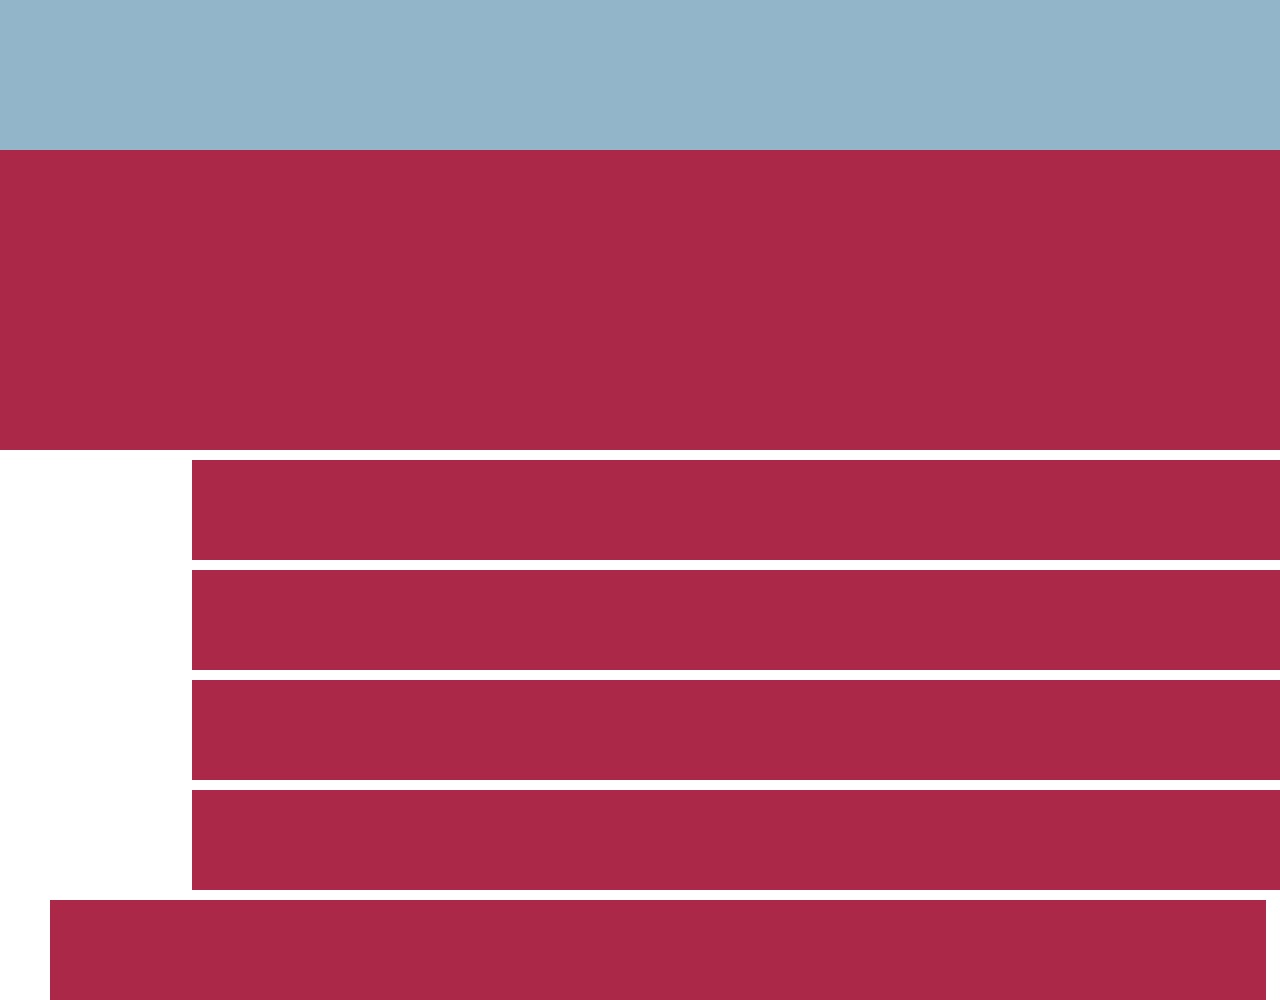
<file: hack_1/index.html>
<!DOCTYPE html>
<html lang="en">
<head>
    <meta charset="UTF-8">
    <meta name="viewport" content="width=device-width, initial-scale=1.0">
    <link rel="stylesheet" href="./style/reset.css" />
    <link rel="stylesheet" href="./style/style.css"/>
    <title>H-1</title>
</head>
<body>
    <div class="blue"></div>
    <div class="red"></div>

    <div class="minired"></div>
    <div class="minired"></div>
    <div class="minired"></div>
    <div class="minired"></div>

    <div class="centro"></div>


</body>
</html>
</file>
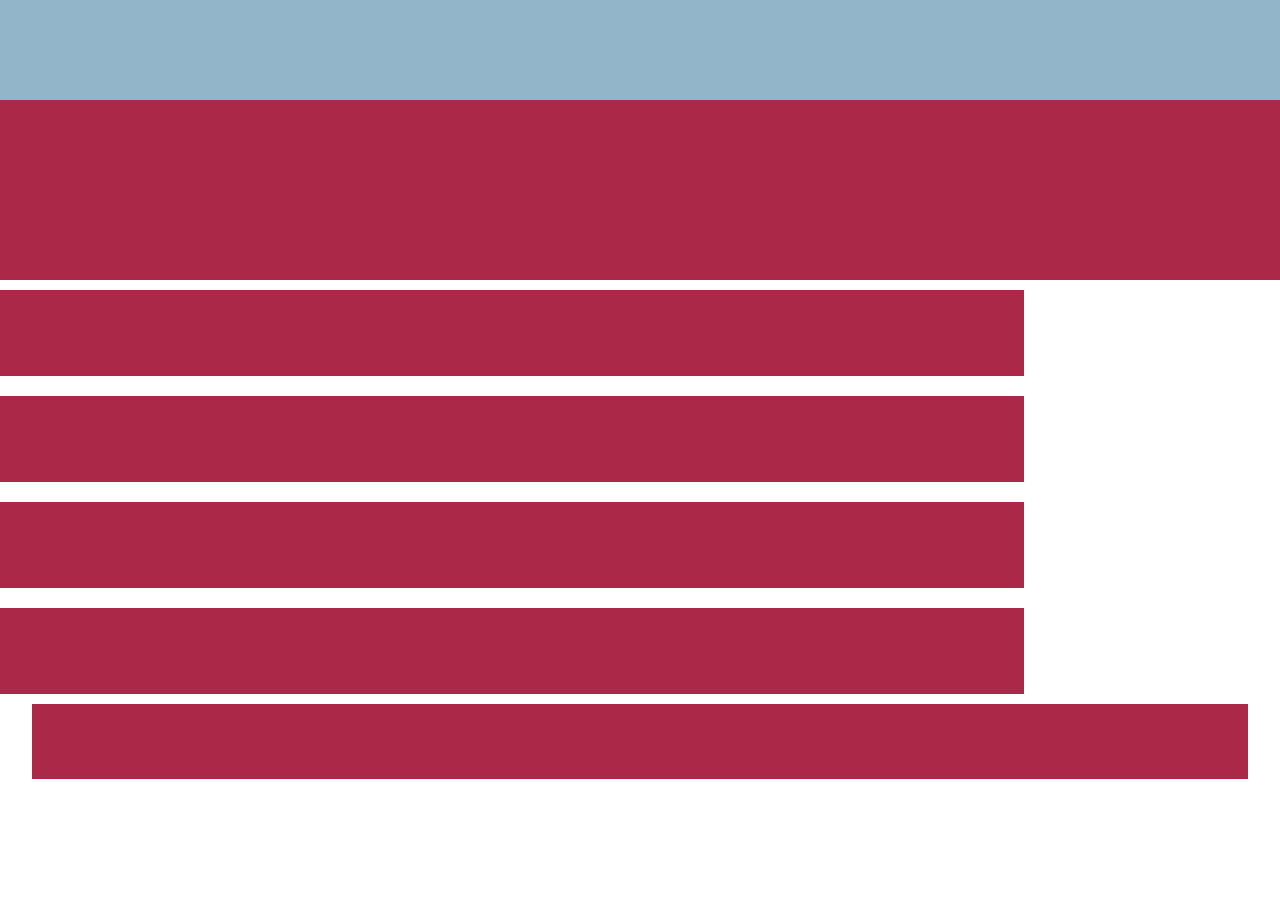
<file: hack_2/index.html>
<!DOCTYPE html>
<html lang="en">
<head>
    <meta charset="UTF-8">
    <meta name="viewport" content="width=device-width, initial-scale=1.0">
    <link rel="stylesheet" href="./style/reset.css"/>
    <link rel="stylesheet" href="./style/style.css"/>
    <title>H-1</title>
</head>
<body>
    <div class="blue"></div>
    <div class="red"></div>

    <div class="minired"></div>
    <div class="minired"></div>
    <div class="minired"></div>
    <div class="minired"></div>

    <div class="centro"></div>


</body>
</html>
</file>
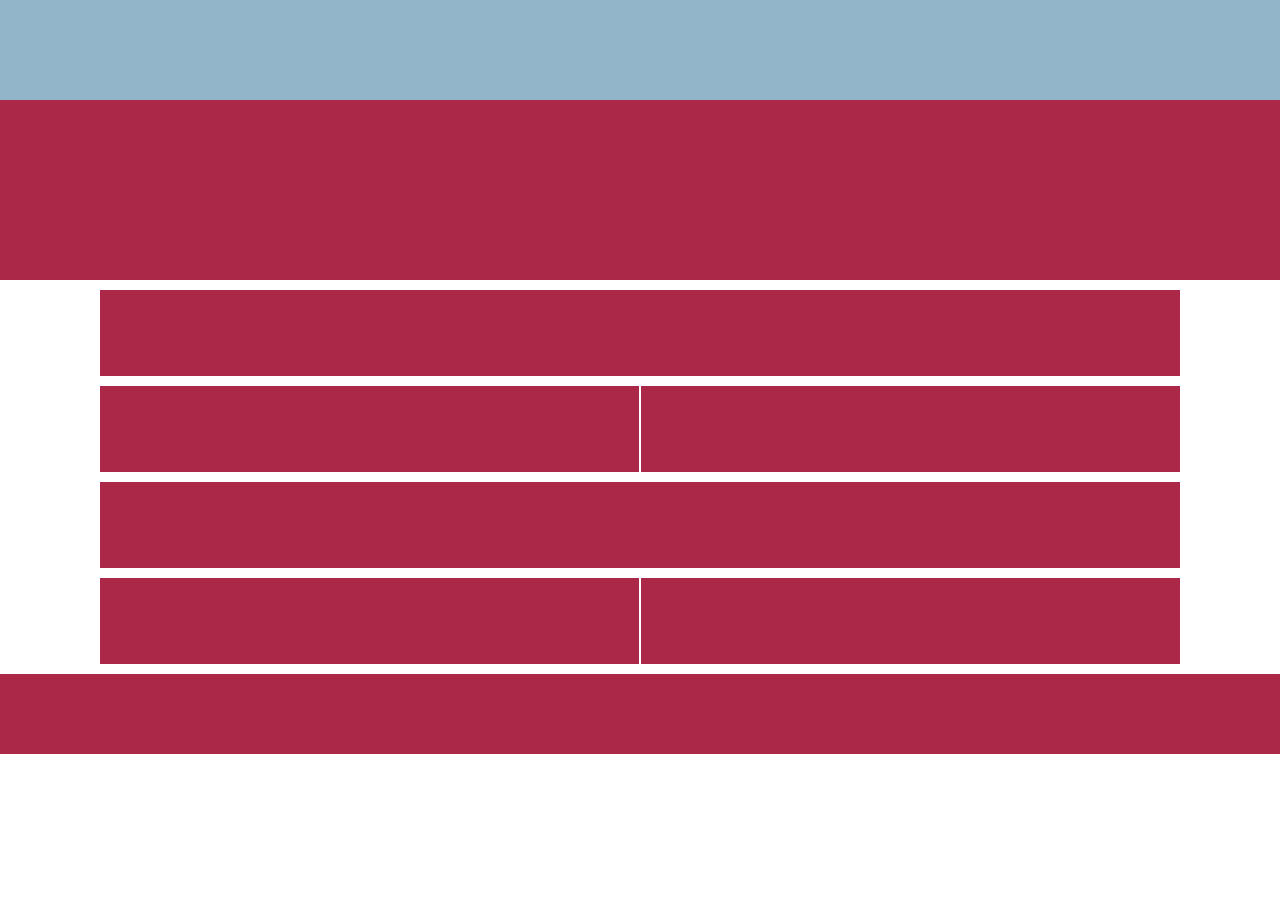
<file: hack_3/index.html>
<!DOCTYPE html>
<html lang="en">
<head>
    <meta charset="UTF-8">
    <meta name="viewport" content="width=device-width, initial-scale=1.0">
    <link rel="stylesheet" href="./style/reset.css" />
    <link rel="stylesheet" href="./style/style.css"/>
    <title>H-1</title>
</head>
<body>
    <div class="blue"></div>
    <div class="red"></div>

    <div class="minired"></div>
    <div class="contenedor">
        <div class="minired2"></div>
        <div class="minired2"></div>
    </div>
    <div class="minired"></div>
    <div class="contenedor">
        <div class="minired2"></div>
        <div class="minired2"></div>
    </div>

    <div class="centro"></div>


</body>
</html>
</file>
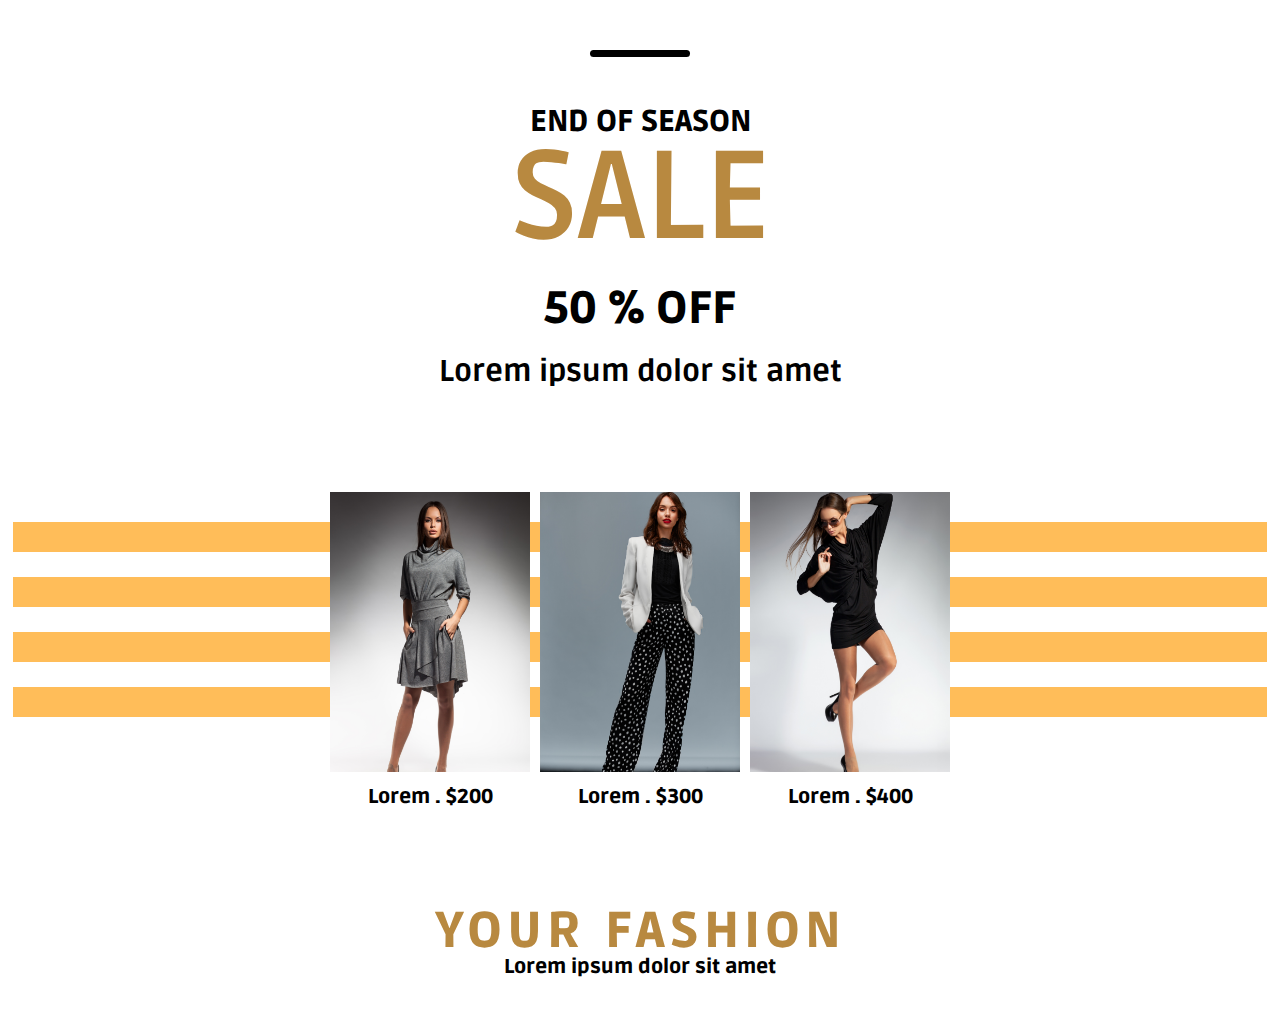
<file: hack_4/index.html>
<!DOCTYPE html>
<html lang="en">
<head>
    <meta charset="UTF-8">
    <meta name="viewport" content="width=device-width, initial-scale=1.0">
    <link href="https://fonts.googleapis.com/css2?family=Ruda:wght@400..900&display=swap" rel="stylesheet">
    <link rel="stylesheet" href="./style/reset.css"/>
    <link rel="stylesheet" href="./style/style.css"/>
    <title>H-4</title>
</head>
<body>
    <div class="linea"></div>
    <div class="eos">END OF SEASON</div>
    <div class="sale">SALE</div>
    <div class="descuento">50 % OFF</div>
    <div class="lorem">Lorem ipsum dolor sit amet</div>

    <div class="contenedor">
        <div class="lineacentral">
        <div class="lineas"></div>
        <div class="lineas"></div>
        <div class="lineas"></div>
        <div class="lineas"></div>
        </div>

        <div class="contenedorimagen">
            <div class="texto">
                <img class= "imagen" src="img/1.png">
                <p>Lorem . $200</p>
            </div>
            <div class="texto">
                <img class= "imagen" src="img/2.png">
                <p>Lorem . $300</p>
            </div>
            <div class="texto">
                <img class= "imagen" src="img/3.png">
                <p>Lorem . $400</p>
            </div>
        </div>

        
        <div class="yf">YOUR FASHION</div>
        <div class="lorem2">Lorem ipsum dolor sit amet</div>
        <div></div>
    </div>




</body>
</html>
</file>
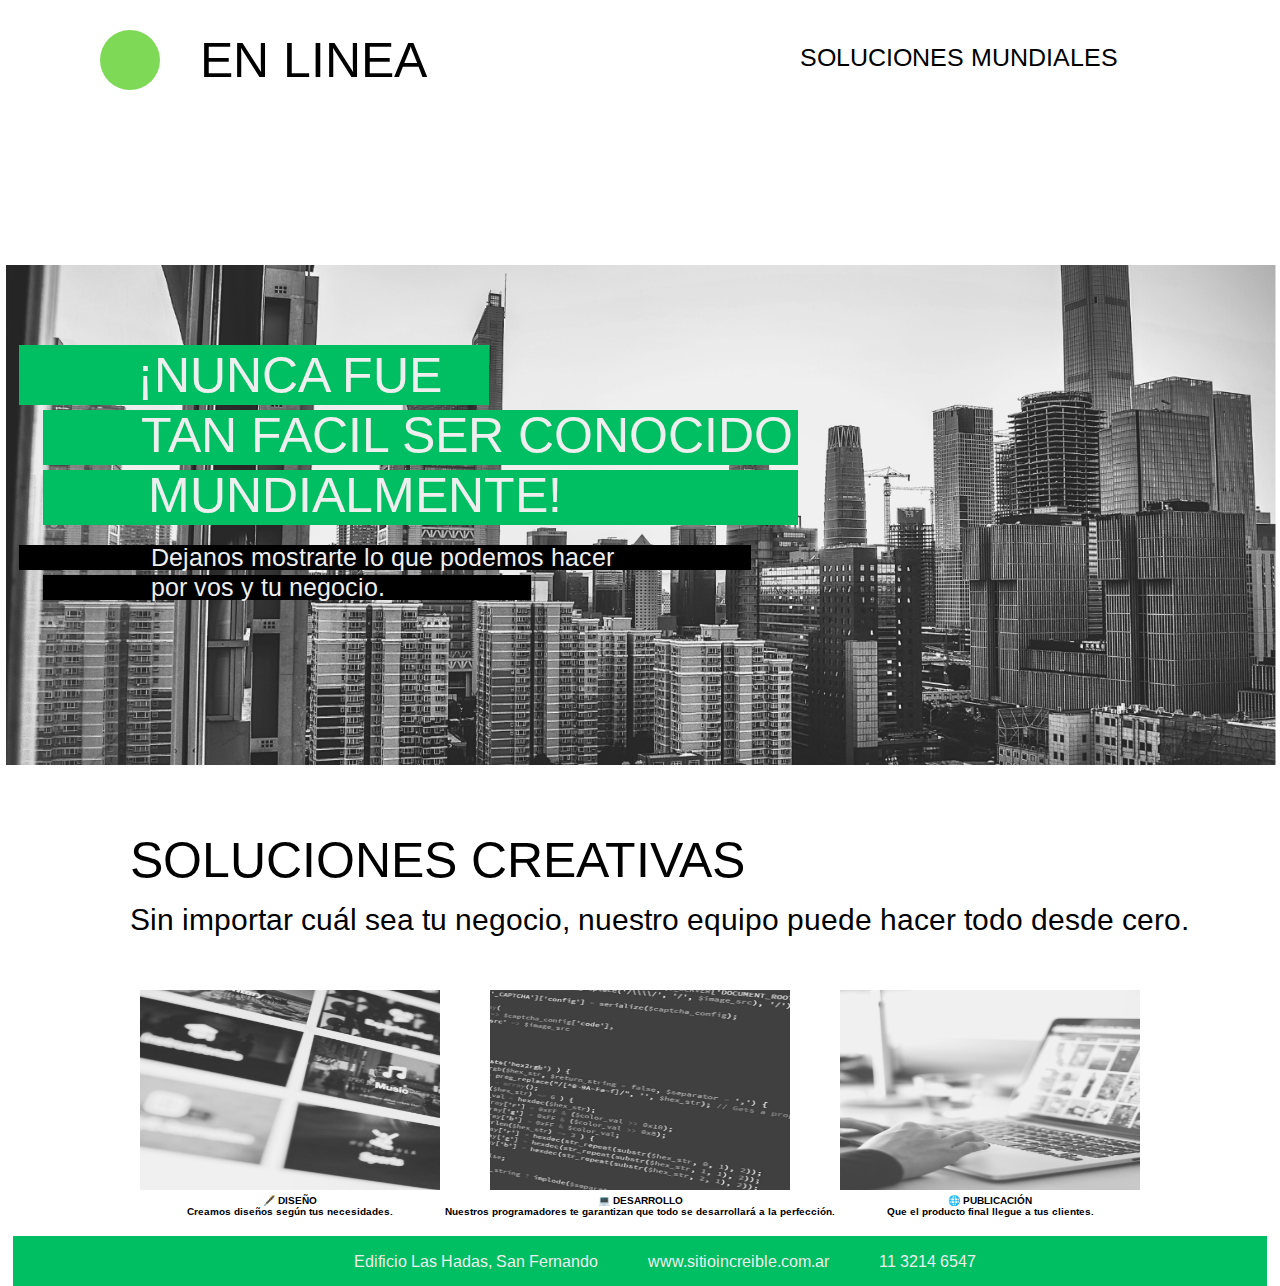
<file: hack_5/index.html>
<!DOCTYPE html>
<html lang="en">
<head>
    <meta charset="UTF-8">
    <meta name="viewport" content="width=device-width, initial-scale=1.0">
    <link href="https://fonts.googleapis.com/css2?family=Arimo:ital,wght@0,400..700;1,400..700&display=swap" rel="stylesheet">
    <link rel="stylesheet" href="./style/reset.css" />
    <link rel="stylesheet" href="./style/style.css"/>
    <title>H-5</title>
</head>
<body>
    <div class="barrainicio">
        <div class="punto"></div>
        <div class="el">EN LINEA</div>
        <div class="sm">SOLUCIONES MUNDIALES</div>
    </div>
    <div class="imagencentral">
        <div class="linea1">
                <div class="nf">¡NUNCA FUE</div>
            <div class="linea2">
                <div class="tfsc">TAN FACIL SER CONOCIDO</div>
            </div>
            <div class="linea3">
                <div class="mundialmente">MUNDIALMENTE!</div>
            </div>
            <div class="dm">Dejanos mostrarte lo que podemos hacer</div>
            <div class="dm2">por vos y tu negocio.</div>
        </div>
    </div>
    <div class="centro">
        <div class="solucreativas">SOLUCIONES CREATIVAS</div>
        <div class="sinimportar">Sin importar cuál sea tu negocio, nuestro equipo puede hacer todo desde cero.</div>
    </div>
    <div class="contenedorimagen">
        <div class="texto">
            <img class= "imagen" src="img/1.png">
            <div>🖋️ DISEÑO</div>
            <p>Creamos diseños según tus necesidades.</p>
        </div>
        <div class="texto">
            <img class= "imagen2" src="img/3.png">
            <div>💻 DESARROLLO</div>
            <p>Nuestros programadores te garantizan que todo se desarrollará a la perfección.</p>
        </div>
        <div class="texto">
            <img class= "imagen3" src="img/4.png">
            <div>🌐 PUBLICACIÓN</div>
            <p>Que el producto final llegue a tus clientes.</p>
        </div>
    </div>
    <div class="footer">
        <div class="tx1">Edificio Las Hadas, San Fernando</div>
        <a class="tx1">www.sitioincreible.com.ar</a>
        <div class="tx1">11 3214 6547</div>
    </div>
</body>
</html>
</file>
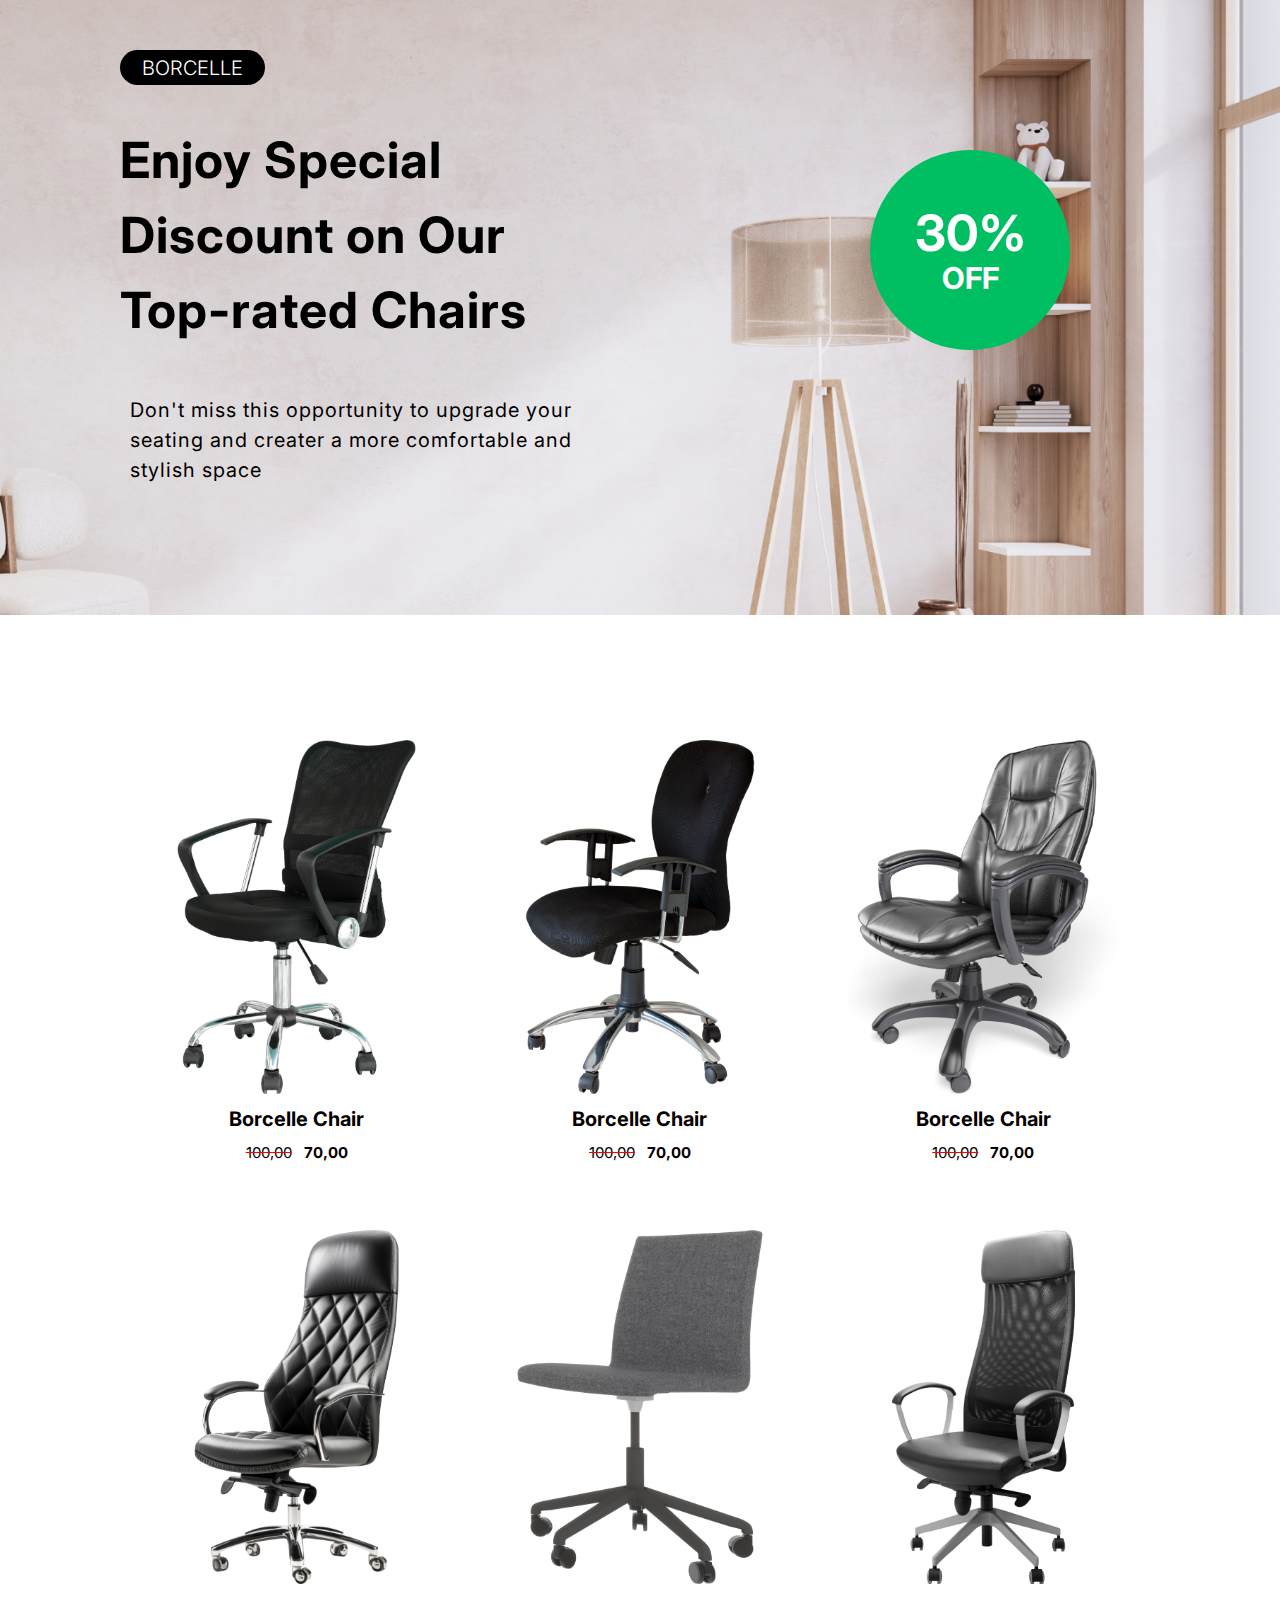
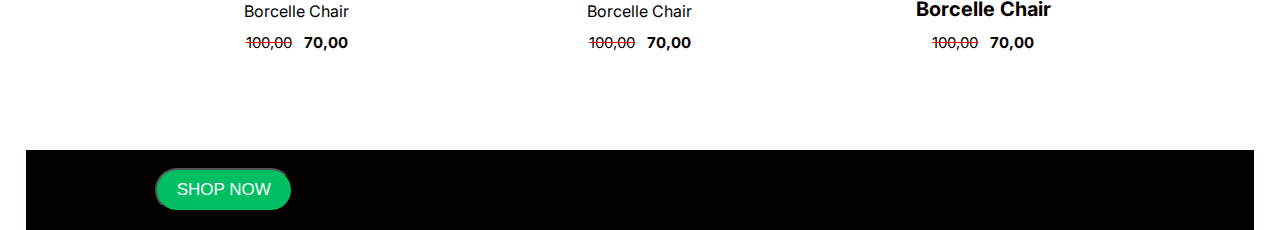
<file: hack_6/index.html>
<!DOCTYPE html>
<html lang="en">
<head>
    <meta charset="UTF-8">
    <meta name="viewport" content="width=device-width, initial-scale=1.0">
    <link rel="preconnect" href="https://fonts.googleapis.com">
    <link rel="preconnect" href="https://fonts.gstatic.com" crossorigin>
    <link href="https://fonts.googleapis.com/css2?family=Inter:ital,opsz,wght@0,14..32,100..900;1,14..32,100..900&display=swap" rel="stylesheet">
    <link rel="stylesheet" href="./style/reset.css" />
    <link rel="stylesheet" href="./style/style.css"/>
    <title>H-6</title>
</head>
<body>
    <div class="contenedorimagen">
        <div class="circulo">
            <p>30%</p>
            <p>OFF</p>
        </div>
        <div class="ovalo">
            <p class="borcelle">BORCELLE</p>
        </div>
        <div class="escrito">
            <p>Enjoy Special</p>
            <p>Discount on Our</p>
            <p>Top-rated Chairs</p>
        </div>
        <div class="escrito2">
            <p>Don't miss this opportunity to upgrade your seating and creater a more comfortable and stylish space</p>
        </div> 
    </div>
    
<!-- pruebaaaa -->

<section class="contenedorsillas">
    <div class="silla">
        <img src="/hack_6/img/1.png">
        <h3 class="nombresilla">Borcelle Chair</h3>
        <div class="preciossilla">
            <span class="precioreal">100,00</span>
            <span class="preciodescuento">70,00</span>
        </div>
    </div>

    <div class="silla">
        <img src="/hack_6/img/3.png">
        <h3 class="nombresilla">Borcelle Chair</h3>
        <div class="preciossilla">
            <span class="precioreal">100,00</span>
            <span class="preciodescuento">70,00</span>
        </div>
    </div>

    <div class="silla">
        <img src="/hack_6/img/4.png">
        <h3 class="nombresilla">Borcelle Chair</h3>
        <div class="preciossilla">
            <span class="precioreal">100,00</span>
            <span class="preciodescuento">70,00</span>
        </div>
    </div>

    <div class="silla">
        <img src="/hack_6/img/5.png">
        <h3 class="nombre-silla">Borcelle Chair</h3>
        <div class="preciossilla">
            <span class="precioreal">100,00</span>
            <span class="preciodescuento">70,00</span>
        </div>
    </div>

    <div class="silla">
        <img src="/hack_6/img/6.png">
        <h3 class="nombre-silla">Borcelle Chair</h3>
        <div class="preciossilla">
            <span class="precioreal">100,00</span>
            <span class="preciodescuento">70,00</span>
        </div>
    </div>

    <div class="silla">
        <img src="/hack_6/img/16.png">
        <h3 class="nombresilla">Borcelle Chair</h3>
        <div class="preciossilla">
            <span class="precioreal">100,00</span>
            <span class="preciodescuento">70,00</span>
        </div>
    </div>
</section>

    <footer class="footer-container" id="footer">
        <div class="button-container">
            <button class="shop-button">SHOP NOW</button>
        </div>
    </footer>


</body>
</html>
</file>
<file: hack_1/style/style.css>
.blue {
    position: relative;
    background:#93B5C9;
    height:150px;
}

.red{
    position: relative;
    background:#AB2849 ;
    height: 300px;
    width: 100%;
}

.minired{
    background:#AB2849 ;
    height: 100px;
    width: 85%;
    margin: 10px;
    margin-left: auto;
    margin-right: 0;
}

.centro{
    position: absolute;
    background:#AB2849 ;
    height: 100px;
    width: 95%;
    left: 50px;
}
</file>
<file: hack_2/style/style.css>
.blue {
    background:#93B5C9;
    height:100px;
}

.red{
    background:#AB2849 ;
    height: 180px;
}

.minired{
    background:#AB2849 ;
    height: 86px;
    width: 80%;
    float: left;
    margin: 10px 0px;
}

.centro{
    background:#AB2849 ;
    height: 75px;
    width: 95%;
    clear: both;
    margin-left: auto;
    margin-right: auto;
    
}
</file>
<file: hack_3/style/style.css>
.blue {
    background:#93B5C9;
    height:100px;
}

.red{
    background:#AB2849 ;
    height: 180px;
}

.minired{
    background:#AB2849 ;
    height: 86px;
    margin: 10px 100px;
}

.minired2 {
    background: #AB2849;
    width: 49.9%;
    height: 86px;
}

.contenedor{
    display: flex;
    justify-content: space-between;
    margin: 0 100px 0 100px;
}

.centro{
    background:#AB2849 ;
    height: 80px;
    margin-top: 10px;
}
</file>
<file: hack_4/style/style.css>
.linea{
    height: 7px;
    width: 100px;
    background: black;
    margin: 50px;
    margin-left: auto;
    margin-right: auto;
    border-radius: 5px;
}

.eos {

    font-size: 30px ;
    text-align: center;
    margin-top: 30px;
    font-family: "Ruda", sans-serif;
    font-weight: 900;
}

.sale{
    font-size: 125px;
    font-weight: bold;
    text-align: center;
    color: #B88940;
    font-family: "Ruda", sans-serif;
}

.descuento{
    font-size: 45px;
    font-weight: 900;
    text-align: center;
    margin-top: 25px;
    font-family: "Ruda", sans-serif;
}

.lorem{
    font-size: 30px;
    font-weight: 800;
    text-align: center;
    margin-top: 25px;
    font-family: "Ruda", sans-serif;
}

.contenedor{
    display: flex;
    flex-direction: column;
    justify-content: space-between;
    margin-top: 100px;
}


.lineacentral{
    position: absolute;
    display: flex;
    flex-direction: column;
    width: 100%;
    margin-top: 10px;
}

.lineas{
    height: 30px;
    background-color: #FFBD59;
    margin-top: 25px;
    margin-left: 1%;
    margin-right: 1%;

}

.contenedorimagen{
    display: flex;
    flex-direction: row;
    justify-content: center;
    align-items: center;
    position: relative;
}

.texto{
    display: flex;
    flex-direction: column;
    justify-content: center;
    align-items: center;
    font-family: "Ruda", sans-serif;
    font-weight: 900;
    font-size: 20px;
}

p {
    margin-top: 10px;
}

.imagen{
    height: 280px;
    width: 200px;
    margin: 5px;
}

.yf{
    margin-top: 100px;
    font-size: 50px;
    font-weight: 900;
    color: #B88940;
    font-family: "Ruda", sans-serif;
    letter-spacing: 5px;
    text-align: center;
}

.lorem2{
    font-size: 20px;
    font-weight: 900;
    font-family: "Ruda", sans-serif;
    text-align: center;
    margin-bottom: 50px;
}
</file>
<file: hack_5/style/style.css>
.barrainicio {
    align-content: space-between;
}

.punto {
    display: flex;
    background: #7ED957;
    height: 60px;
    width: 60px;
    margin: 30px   100px;
    border-radius: 30px;
    position: absolute;
}

.el {
    margin: 35px 200px;
    position: absolute;
    font-size: 50px;
    font-family: "Arimo", sans-serif;
}

.sm {
    margin: 45px 800px;
    font-size: 25px;
    white-space: nowrap;
    font-family: "Arimo", sans-serif;
}

.imagencentral {
    display: flex;
    margin-top: 150px;
    height: 500px;
    background-image: url(/hack_5/img/2.png);
    background-size: cover;
    background-position: center;
    position: relative;
    margin-left: 0.5%;
}

.linea1 {
    background: #00BF63;
    height: 60px;
    width: 470px;
    margin-top: 80px;
    margin-left: 1%;
}

.nf {
    height: 27px;
    width: 200px;
    font-size: 50px;
    margin-top: 5px;
    margin-left: 25%;
    white-space: nowrap;
    color: #EEEEEE;
    font-family: "Arimo", sans-serif;
}

.linea2 {
    background: #00BF63;
    height: 55px;
    width: 755px;
    margin-top: 33px;
    margin-left: 5%;
}

.tfsc {
    height: 55px;
    width: 200px;
    font-size: 50px;
    margin-left: 13%;
    white-space: nowrap;
    color: #EEEEEE;
    font-family: "Arimo", sans-serif;
}

.linea3 {
    background: #00BF63;
    height: 55px;
    width: 755px;
    margin-top: 5px;
    margin-left: 5%;
}

.mundialmente {
    height: 55px;
    width: 200px;
    font-size: 50px;
    margin-left: 14%;
    white-space: nowrap;
    color: #EEEEEE;
    font-family: "Arimo", sans-serif;
}


.dm {
    font-family: "Arimo", sans-serif;   
    font-size: 25px;
    color: #EEEEEE;
    background-color: black;
    margin-top: 20px;
    padding-left: 28%;
    width: 600px;
    font-weight: 25px;
    white-space: nowrap;
}

.dm2 {
    font-family: "Arimo", sans-serif;   
    font-size: 25px;
    color: #EEEEEE;
    background-color: black;
    margin-top: 5px;
    margin-left: 5%;
    padding-left: 23%;
    width: 380px;
    font-weight: 25px;
    white-space: nowrap;
}

.centro{
    display: flex;
    flex-direction: column;
    justify-content: center;
    clear: both;
    margin: 50px 50px 0px 50px;
}

.solucreativas {
    font-family: "Arimo", sans-serif;
    font-size: 50px;
    margin-top: 20px;
    margin-left: 80px;
}

.sinimportar {
    font-family: "Arimo", sans-serif;
    font-size: 30px;
    margin-top: 20px;
    margin-left: 80px;
}

.contenedorimagen{
    display: flex;
    flex-direction: row;
    justify-content: center;
    align-items: center;
    position: relative;
    margin-top: 50px;
}

.texto{
    display: flex;
    flex-direction: column;
    text-align: left;
    align-items: center;
    justify-content: center;
    font-family: "Arimo", sans-serif;
    font-weight: 900;
    font-size: 10px;
}
.texto1{
    display: flex;
    flex-direction: column;
    justify-content: center;
    align-items: center;
    font-family: "Arimo", sans-serif;
    font-weight: 900;
    font-size: 20px;
}
.texto2{
    display: flex;
    flex-direction: column;
    justify-content: center;
    align-items: center;
    font-family: "Arimo", sans-serif;
    font-weight: 900;
    font-size: 20px;
}

p {
    margin-top: 1px;
}

.imagen{
    height: 200px;
    width: 300px;
    margin: 5px;
}
.imagen2{
    height: 200px;
    width: 300px;
    margin: 5px;
    margin-bottom: 10;
}
.imagen3{
    height: 200px;
    width: 300px;
    margin: 5px;
}

.footer{
    display: flex;
    height: 50px;
    width: 98%;
    background:#00BF63;
    margin-top: 20px;
    justify-content: center;
    align-items: center;
    margin-left: 1%;
    font-family: "Arimo", sans-serif;
}

.tx1{
    padding-left: 50px;
    padding-right: 50x;
    white-space: nowrap;
    color: #EEEEEE;
}
</file>
<file: hack_6/style/style.css>
body {
   font-family: "Inter", sans-serif; 
}

.contenedorimagen {
    position: absolute;
    width: 100%;
    height: 615px;
    background-image: url(/hack_6/img/2.png);
    background-size: cover;
    background-position: center; 
}

.ovalo {
    display: flex;
    width: 145px;
    height: 35px;
    background-color: black;
    border-radius: 200px;
    margin: 50px 120px;
    justify-content: center;
    align-items: center;
}

.borcelle {
    display: flex;
    color: white;
    font-size: 20px;
    font-weight: 300;
}

.escrito {
    font-size: 50px;
    font-weight: 700;
    letter-spacing: 1px;
}

.escrito p {
    margin: 25px 120px;
}

.escrito2 {
    font-size: 20px;
    font-weight: 400;
    letter-spacing: 1px;
}

.escrito2 p {
    margin: 50px 120px;
    max-width: 500px;
    padding: 10px;
    line-height: 1.5;
}

.circulo {
    background-color: #00BF63;
    height: 200px;
    width: 200px;
    display: flex;
    position: absolute;
    margin: 150px 870px;
    border-radius: 50%;
    flex-direction: column;
    justify-content: center;
    align-items: center;
}

.circulo p {
    color: white;
    font-weight: bold;
    margin: 0;
    padding: 0;
}

.circulo p:first-child{
    font-size: 50px;
    line-height: 1;
}
.circulo p:last-child{
    font-size: 30px;
    line-height: 1;
    margin-top: 5px;
}

.contenedorsillas {
    
    width: 1000px; 
    margin-top: 700px; 
    margin-left: 120px;
    padding: 20px;
    display: grid;
    grid-template-columns: repeat(3, 1fr);
    gap: 30px;
    position: absolute;
}

.silla {
    padding: 20px; 
    text-align: center; 
    border-radius: 5px; 

    
    display: flex;
    flex-direction: column; 
    justify-content: space-between; 
    align-items: center; 
}

.silla img {
    width: 100%;
    height: auto;
    display: block;
    margin-bottom: 15px;
}


.nombresilla {
    font-size: 20px;
    color: #040000;
    font-weight: bold;
    margin-top: 0;
    margin-bottom: 5px;
}


.preciossilla {
    margin-top: 10px;
    white-space: nowrap;
}


.precioreal {
    color: #040000;
    text-decoration: line-through;
    text-decoration-color: red;
    margin-right: 8px;
    font-size: 15px;
}

.preciodescuento {
    color: #040000;
    font-weight: bold;
    font-size: 15px;
}

.footer-container{
    background-color: #040000;
    width: 96%;
    height: 80px;
    margin-top: 1750px;
    margin-left: 2%;
    display: flex;
    align-items: center;
    position: absolute;
}
.shop-button{
    background-color: #00BF63;
    padding: 10px 20px;
    color: #ffffff;
    font-size: 17px;
    border-radius: 50px;
}
.button-container{
    max-width: 1200px;
    width: 79%;
    margin: 0 auto;
}

@media screen and (min-width: 480px) and (max-width: 768px) {
    

    .ovalo {
        width: 100px;
        height: 100px;
        font-size: 13px;
    }

    .contenedorsillas {
        grid-template-columns: repeat(2, 1fr);
        gap: 20px;
    }

    .contenedorsillas {
        grid-template-columns: 1fr;
        padding: 15px;
        gap: 15px;
    }

    .silla {
        padding: 15px;
    }
}
</file>
